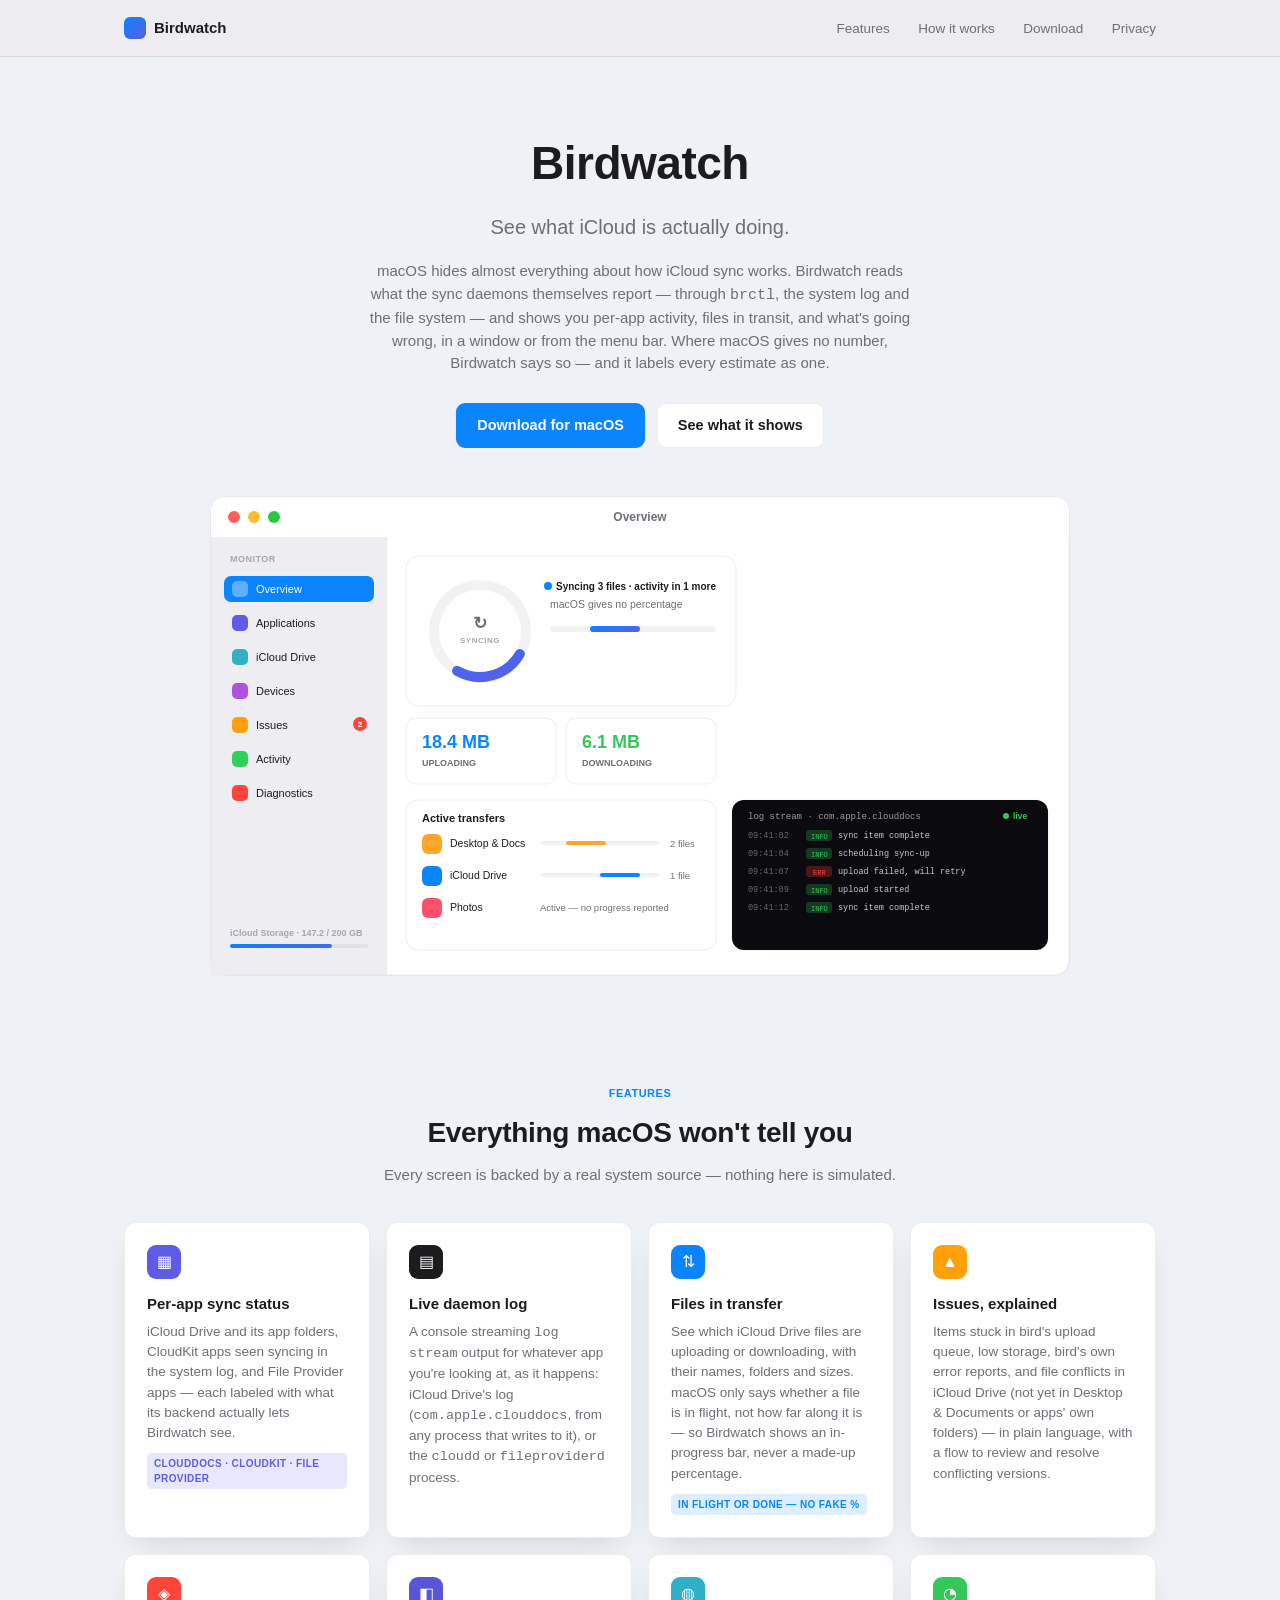
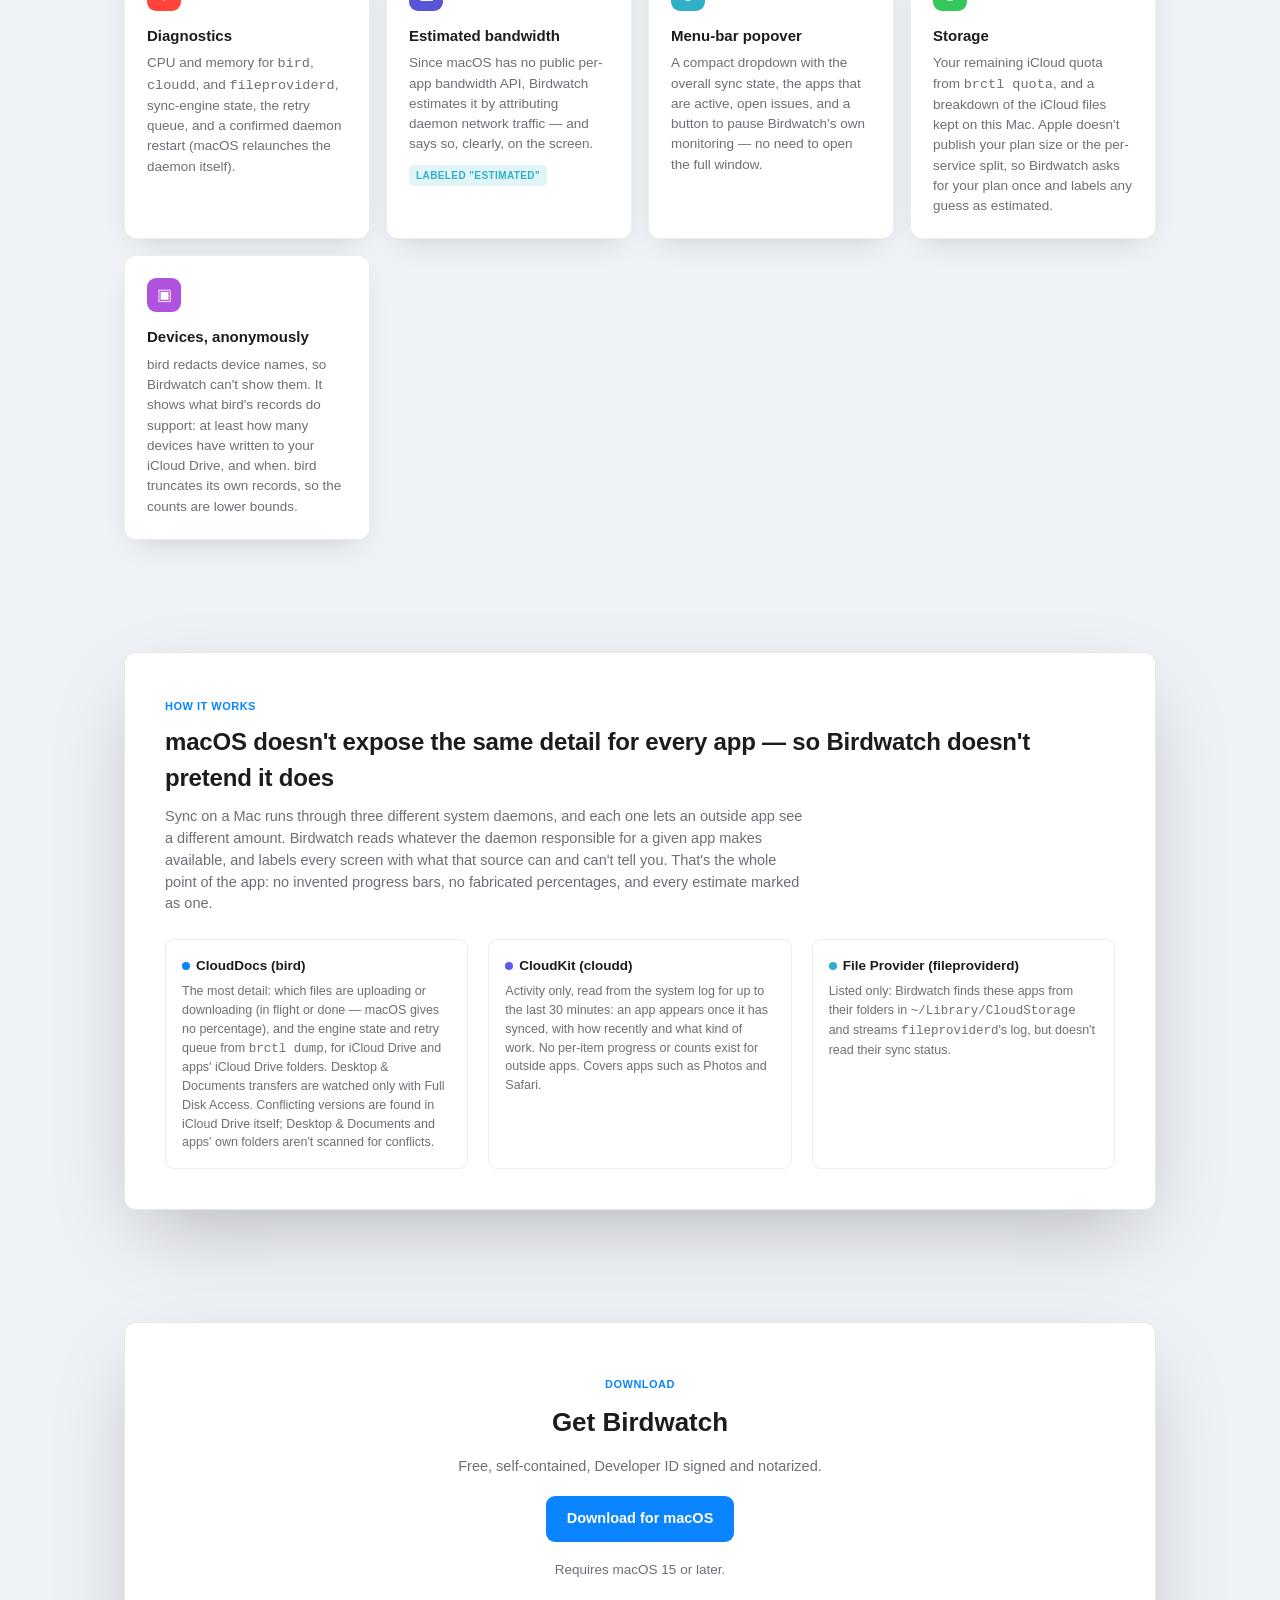
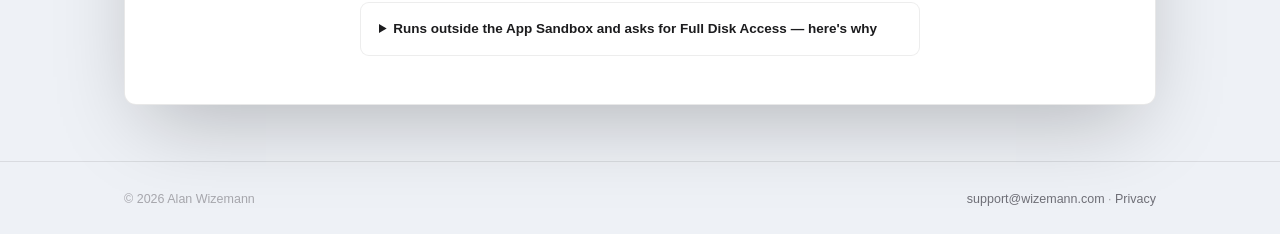
<file: site/index.html>
<!doctype html>
<html lang="en">
<head>
<meta charset="utf-8">
<meta name="viewport" content="width=device-width, initial-scale=1">
<title>Birdwatch — See what iCloud is actually doing</title>
<meta name="description" content="Birdwatch is a macOS menu-bar and window app that shows what iCloud sync is doing: per-app activity, files in transit, live daemon logs, and honest diagnostics — with every estimate labeled.">
<link rel="stylesheet" href="styles.css">
</head>
<body>

<div class="topnav">
  <div class="wrap">
    <a class="brand" href="index.html">
      <span class="brand-mark"></span>
      Birdwatch
    </a>
    <nav>
      <a href="#features">Features</a>
      <a href="#honesty">How it works</a>
      <a href="#download">Download</a>
      <a href="privacy.html">Privacy</a>
    </nav>
  </div>
</div>

<header class="hero">
  <div class="wrap">
    <h1>Birdwatch</h1>
    <p class="pitch">See what iCloud is actually doing.</p>
    <p class="sub">
      macOS hides almost everything about how iCloud sync works. Birdwatch reads what the
      sync daemons themselves report — through <code>brctl</code>, the system log and the file
      system — and shows you per-app activity, files in transit, and what's going wrong, in a
      window or from the menu bar. Where macOS gives no number, Birdwatch says so — and it
      labels every estimate as one.
    </p>
    <div class="hero-actions">
      <a class="btn btn-primary" href="#download">Download for macOS</a>
      <a class="btn btn-secondary" href="#features">See what it shows</a>
    </div>

    <div class="mock-wrap">
      <svg viewBox="0 0 860 480" xmlns="http://www.w3.org/2000/svg" role="img" aria-label="Birdwatch app window showing sync status">
        <defs>
          <linearGradient id="ring" x1="0" y1="0" x2="1" y2="1">
            <stop offset="0%" stop-color="#0a84ff"/>
            <stop offset="100%" stop-color="#5e5ce6"/>
          </linearGradient>
        </defs>
        <rect x="1" y="1" width="858" height="478" rx="14" fill="var(--win)" stroke="var(--line)" stroke-width="1"/>
        <!-- title bar -->
        <rect x="1" y="1" width="858" height="40" rx="14" fill="var(--card)"/>
        <rect x="1" y="27" width="858" height="14" fill="var(--card)"/>
        <circle cx="24" cy="21" r="6" fill="#ff5f57"/>
        <circle cx="44" cy="21" r="6" fill="#febc2e"/>
        <circle cx="64" cy="21" r="6" fill="#28c840"/>
        <text x="430" y="25" text-anchor="middle" font-family="-apple-system,Helvetica,Arial,sans-serif" font-size="12" font-weight="600" fill="var(--fg2)">Overview</text>

        <!-- sidebar -->
        <rect x="1" y="41" width="176" height="438" fill="var(--panel)"/>
        <text x="20" y="66" font-family="-apple-system,Helvetica,Arial,sans-serif" font-size="9" font-weight="700" letter-spacing="0.5" fill="var(--fg3)">MONITOR</text>

        <g font-family="-apple-system,Helvetica,Arial,sans-serif" font-size="11" font-weight="500">
          <rect x="14" y="80" width="150" height="26" rx="7" fill="var(--accent)"/>
          <rect x="22" y="85" width="16" height="16" rx="5" fill="rgba(255,255,255,.35)"/>
          <text x="46" y="97" fill="#ffffff">Overview</text>

          <rect x="22" y="119" width="16" height="16" rx="5" fill="#5e5ce6"/>
          <text x="46" y="131" fill="var(--fg)">Applications</text>

          <rect x="22" y="153" width="16" height="16" rx="5" fill="#30b0c7"/>
          <text x="46" y="165" fill="var(--fg)">iCloud Drive</text>

          <rect x="22" y="187" width="16" height="16" rx="5" fill="#af52de"/>
          <text x="46" y="199" fill="var(--fg)">Devices</text>

          <rect x="22" y="221" width="16" height="16" rx="5" fill="#ff9f0a"/>
          <text x="46" y="233" fill="var(--fg)">Issues</text>
          <circle cx="150" cy="228" r="7" fill="#ff453a"/>
          <text x="150" y="231" text-anchor="middle" fill="#fff" font-size="8" font-weight="700">2</text>

          <rect x="22" y="255" width="16" height="16" rx="5" fill="#30d158"/>
          <text x="46" y="267" fill="var(--fg)">Activity</text>

          <rect x="22" y="289" width="16" height="16" rx="5" fill="#ff453a"/>
          <text x="46" y="301" fill="var(--fg)">Diagnostics</text>
        </g>

        <!-- sidebar footer storage -->
        <text x="20" y="440" font-size="9" font-weight="600" fill="var(--fg3)" font-family="-apple-system,Helvetica,Arial,sans-serif">iCloud Storage · 147.2 / 200 GB</text>
        <rect x="20" y="448" width="138" height="4" rx="2" fill="var(--hover)"/>
        <rect x="20" y="448" width="102" height="4" rx="2" fill="url(#ring)"/>

        <!-- content: hero ring card -->
        <rect x="196" y="60" width="330" height="150" rx="12" fill="var(--card)" stroke="var(--cardline)" stroke-width="1"/>
        <circle cx="270" cy="135" r="46" fill="none" stroke="var(--hover)" stroke-width="10"/>
        <!-- indeterminate: macOS reports these files as in flight, with no percentage -->
        <circle cx="270" cy="135" r="46" fill="none" stroke="url(#ring)" stroke-width="10" stroke-dasharray="72 289" stroke-linecap="round" transform="rotate(30 270 135)"/>
        <text x="270" y="133" text-anchor="middle" font-size="17" font-weight="700" fill="var(--fg2)" font-family="-apple-system,Helvetica,Arial,sans-serif">↻</text>
        <text x="270" y="147" text-anchor="middle" font-size="8" font-weight="700" letter-spacing="0.5" fill="var(--fg3)" font-family="-apple-system,Helvetica,Arial,sans-serif">SYNCING</text>

        <!-- the title the app shows for this state: 3 files in flight, plus Photos active without progress -->
        <circle cx="338" cy="90" r="4" fill="var(--accent)"/>
        <text x="346" y="94" font-size="10" font-weight="700" fill="var(--fg)" font-family="-apple-system,Helvetica,Arial,sans-serif">Syncing 3 files · activity in 1 more</text>
        <text x="340" y="112" font-size="10.5" fill="var(--fg2)" font-family="-apple-system,Helvetica,Arial,sans-serif">macOS gives no percentage</text>
        <rect x="340" y="130" width="166" height="6" rx="3" fill="var(--hover)"/>
        <rect x="380" y="130" width="50" height="6" rx="3" fill="url(#ring)"/>

        <!-- stat tiles -->
        <g font-family="-apple-system,Helvetica,Arial,sans-serif">
          <rect x="196" y="222" width="150" height="66" rx="10" fill="var(--card)" stroke="var(--cardline)" stroke-width="1"/>
          <text x="212" y="252" font-size="18" font-weight="700" fill="var(--accent)">18.4 MB</text>
          <text x="212" y="270" font-size="9" font-weight="600" fill="var(--fg2)">UPLOADING</text>

          <rect x="356" y="222" width="150" height="66" rx="10" fill="var(--card)" stroke="var(--cardline)" stroke-width="1"/>
          <text x="372" y="252" font-size="18" font-weight="700" fill="#34c759">6.1 MB</text>
          <text x="372" y="270" font-size="9" font-weight="600" fill="var(--fg2)">DOWNLOADING</text>
        </g>

        <!-- active transfers list -->
        <rect x="196" y="304" width="310" height="150" rx="12" fill="var(--card)" stroke="var(--cardline)" stroke-width="1"/>
        <text x="212" y="326" font-size="11" font-weight="700" fill="var(--fg)" font-family="-apple-system,Helvetica,Arial,sans-serif">Active transfers</text>
        <g font-family="-apple-system,Helvetica,Arial,sans-serif">
          <rect x="212" y="338" width="20" height="20" rx="6" fill="#ffa62b"/>
          <text x="240" y="351" font-size="10.5" fill="var(--fg)">Desktop &amp; Docs</text>
          <rect x="330" y="345" width="120" height="4" rx="2" fill="var(--hover)"/>
          <rect x="356" y="345" width="40" height="4" rx="2" fill="#ffa62b"/>
          <text x="460" y="351" font-size="9.5" fill="var(--fg2)">2 files</text>

          <rect x="212" y="370" width="20" height="20" rx="6" fill="#0a84ff"/>
          <text x="240" y="383" font-size="10.5" fill="var(--fg)">iCloud Drive</text>
          <rect x="330" y="377" width="120" height="4" rx="2" fill="var(--hover)"/>
          <rect x="390" y="377" width="40" height="4" rx="2" fill="#0a84ff"/>
          <text x="460" y="383" font-size="9.5" fill="var(--fg2)">1 file</text>

          <rect x="212" y="402" width="20" height="20" rx="6" fill="#fe4f6d"/>
          <text x="240" y="415" font-size="10.5" fill="var(--fg)">Photos</text>
          <text x="330" y="415" font-size="9.5" fill="var(--fg2)">Active — no progress reported</text>
        </g>

        <!-- log console -->
        <rect x="522" y="304" width="316" height="150" rx="12" fill="#0b0b0f" stroke="var(--cardline)" stroke-width="1"/>
        <text x="538" y="323" font-size="9" font-family="ui-monospace,Menlo,monospace" fill="#9a9aa0">log stream · com.apple.clouddocs</text>
        <!-- the app's stream-state pill: dot + "live" -->
        <circle cx="796" cy="320" r="3" fill="#34c759"/>
        <text x="803" y="323" font-size="8.5" font-weight="700" font-family="-apple-system,Helvetica,Arial,sans-serif" fill="#34c759">live</text>
        <g font-family="ui-monospace,Menlo,monospace" font-size="8.5">
          <text x="538" y="342" fill="#68686e">09:41:02</text>
          <rect x="596" y="334" width="26" height="11" rx="3" fill="#34c759" opacity="0.25"/>
          <text x="601" y="342.5" fill="#34c759" font-size="7">INFO</text>
          <text x="628" y="342" fill="#c8c8cc">sync item complete</text>

          <text x="538" y="360" fill="#68686e">09:41:04</text>
          <rect x="596" y="352" width="26" height="11" rx="3" fill="#34c759" opacity="0.25"/>
          <text x="601" y="360.5" fill="#34c759" font-size="7">INFO</text>
          <text x="628" y="360" fill="#c8c8cc">scheduling sync-up</text>

          <text x="538" y="378" fill="#68686e">09:41:07</text>
          <rect x="596" y="370" width="26" height="11" rx="3" fill="#ff453a" opacity="0.25"/>
          <text x="603" y="378.5" fill="#ff453a" font-size="7">ERR</text>
          <text x="628" y="378" fill="#c8c8cc">upload failed, will retry</text>

          <text x="538" y="396" fill="#68686e">09:41:09</text>
          <rect x="596" y="388" width="26" height="11" rx="3" fill="#34c759" opacity="0.25"/>
          <text x="601" y="396.5" fill="#34c759" font-size="7">INFO</text>
          <text x="628" y="396" fill="#c8c8cc">upload started</text>

          <text x="538" y="414" fill="#68686e">09:41:12</text>
          <rect x="596" y="406" width="26" height="11" rx="3" fill="#34c759" opacity="0.25"/>
          <text x="601" y="414.5" fill="#34c759" font-size="7">INFO</text>
          <text x="628" y="414" fill="#c8c8cc">sync item complete</text>
        </g>
      </svg>
    </div>
  </div>
</header>

<section id="features">
  <div class="wrap">
    <div class="section-head">
      <span class="eyebrow">Features</span>
      <h2>Everything macOS won't tell you</h2>
      <p>Every screen is backed by a real system source — nothing here is simulated.</p>
    </div>

    <div class="grid">
      <div class="card">
        <div class="tile" style="background:#5e5ce6">▦</div>
        <h3>Per-app sync status</h3>
        <p>iCloud Drive and its app folders, CloudKit apps seen syncing in the system log, and File Provider apps — each labeled with what its backend actually lets Birdwatch see.</p>
        <span class="badge badge-purple">CloudDocs · CloudKit · File Provider</span>
      </div>
      <div class="card">
        <div class="tile" style="background:#1c1c1e">▤</div>
        <h3>Live daemon log</h3>
        <p>A console streaming <code>log stream</code> output for whatever app you're looking at, as it happens: iCloud Drive's log (<code>com.apple.clouddocs</code>, from any process that writes to it), or the <code>cloudd</code> or <code>fileproviderd</code> process.</p>
      </div>
      <div class="card">
        <div class="tile" style="background:#0a84ff">⇅</div>
        <h3>Files in transfer</h3>
        <p>See which iCloud Drive files are uploading or downloading, with their names, folders and sizes. macOS only says whether a file is in flight, not how far along it is — so Birdwatch shows an in-progress bar, never a made-up percentage.</p>
        <span class="badge badge-blue">In flight or done — no fake %</span>
      </div>
      <div class="card">
        <div class="tile" style="background:#ff9f0a">▲</div>
        <h3>Issues, explained</h3>
        <p>Items stuck in bird's upload queue, low storage, bird's own error reports, and file conflicts in iCloud Drive (not yet in Desktop &amp; Documents or apps' own folders) — in plain language, with a flow to review and resolve conflicting versions.</p>
      </div>
      <div class="card">
        <div class="tile" style="background:#ff453a">◈</div>
        <h3>Diagnostics</h3>
        <p>CPU and memory for <code>bird</code>, <code>cloudd</code>, and <code>fileproviderd</code>, sync-engine state, the retry queue, and a confirmed daemon restart (macOS relaunches the daemon itself).</p>
      </div>
      <div class="card">
        <div class="tile" style="background:#5856d6">◧</div>
        <h3>Estimated bandwidth</h3>
        <p>Since macOS has no public per-app bandwidth API, Birdwatch estimates it by attributing daemon network traffic — and says so, clearly, on the screen.</p>
        <span class="badge badge-teal">Labeled "Estimated"</span>
      </div>
      <div class="card">
        <div class="tile" style="background:#30b0c7">◍</div>
        <h3>Menu-bar popover</h3>
        <p>A compact dropdown with the overall sync state, the apps that are active, open issues, and a button to pause Birdwatch's own monitoring — no need to open the full window.</p>
      </div>
      <div class="card">
        <div class="tile" style="background:#34c759">◔</div>
        <h3>Storage</h3>
        <p>Your remaining iCloud quota from <code>brctl quota</code>, and a breakdown of the iCloud files kept on this Mac. Apple doesn't publish your plan size or the per-service split, so Birdwatch asks for your plan once and labels any guess as estimated.</p>
      </div>
      <div class="card">
        <div class="tile" style="background:#af52de">▣</div>
        <h3>Devices, anonymously</h3>
        <p>bird redacts device names, so Birdwatch can't show them. It shows what bird's records do support: at least how many devices have written to your iCloud Drive, and when. bird truncates its own records, so the counts are lower bounds.</p>
      </div>
    </div>
  </div>
</section>

<section id="honesty">
  <div class="wrap">
    <div class="honesty">
      <span class="eyebrow">How it works</span>
      <h2 style="font-size:24px;font-weight:700;margin:0 0 10px;letter-spacing:-0.2px;">macOS doesn't expose the same detail for every app — so Birdwatch doesn't pretend it does</h2>
      <p style="color:var(--fg2);font-size:14.5px;margin:0;max-width:640px;">
        Sync on a Mac runs through three different system daemons, and each one lets an outside
        app see a different amount. Birdwatch reads whatever the daemon responsible for a given
        app makes available, and labels every screen with what that source can and can't tell you.
        That's the whole point of the app: no invented progress bars, no fabricated percentages,
        and every estimate marked as one.
      </p>
      <div class="honesty-grid">
        <div class="fidelity-row">
          <h4><span class="dot" style="background:#0a84ff"></span>CloudDocs (bird)</h4>
          <p>The most detail: which files are uploading or downloading (in flight or done — macOS gives no percentage), and the engine state and retry queue from <code>brctl dump</code>, for iCloud Drive and apps' iCloud Drive folders. Desktop &amp; Documents transfers are watched only with Full Disk Access. Conflicting versions are found in iCloud Drive itself; Desktop &amp; Documents and apps' own folders aren't scanned for conflicts.</p>
        </div>
        <div class="fidelity-row">
          <h4><span class="dot" style="background:#5e5ce6"></span>CloudKit (cloudd)</h4>
          <p>Activity only, read from the system log for up to the last 30 minutes: an app appears once it has synced, with how recently and what kind of work. No per-item progress or counts exist for outside apps. Covers apps such as Photos and Safari.</p>
        </div>
        <div class="fidelity-row">
          <h4><span class="dot" style="background:#30b0c7"></span>File Provider (fileproviderd)</h4>
          <p>Listed only: Birdwatch finds these apps from their folders in <code>~/Library/CloudStorage</code> and streams <code>fileproviderd</code>'s log, but doesn't read their sync status.</p>
        </div>
      </div>
    </div>
  </div>
</section>

<section id="download">
  <div class="wrap">
    <div class="download-card">
      <span class="eyebrow">Download</span>
      <h2>Get Birdwatch</h2>
      <p style="color:var(--fg2);font-size:14.5px;">Free, self-contained, Developer ID signed and notarized.</p>
      <div class="hero-actions" style="margin-top:18px;">
        <a class="btn btn-primary" href="Birdwatch.zip">Download for macOS</a>
      </div>
      <p class="req">Requires macOS 15 or later.</p>
      <details class="explainer">
        <summary>Runs outside the App Sandbox and asks for Full Disk Access — here's why</summary>
        <p>
          The system data Birdwatch reads — <code>brctl</code> output, the system log, daemon
          CPU, memory and network counters from <code>ps</code> and <code>nettop</code>, and
          iCloud file flags — isn't reachable from inside the App Sandbox that Mac App Store apps
          run in. So Birdwatch runs unsandboxed, which is also why it's distributed directly
          rather than through the App Store.
        </p>
        <p>
          Full Disk Access is required. Without it, reading iCloud Drive makes macOS ask for
          permission and hold every read until someone answers, so Birdwatch reads nothing in
          iCloud Drive until access is granted — setup asks for it, and if it's turned off later
          Birdwatch stops and says so. It's also what lets Birdwatch watch Desktop &amp;
          Documents, which macOS protects.
        </p>
        <p>
          Birdwatch reads sync state. The only things it changes are ones you ask for:
          restarting a sync daemon, resolving a file conflict, or moving a stuck item to the
          Trash. See the <a href="privacy.html">privacy page</a> for what stays on your Mac.
        </p>
      </details>
    </div>
  </div>
</section>

<footer>
  <div class="wrap">
    <div>© 2026 Alan Wizemann</div>
    <div>
      <a href="mailto:support@wizemann.com">support@wizemann.com</a>
      · <a href="privacy.html">Privacy</a>
    </div>
  </div>
</footer>

</body>
</html>
</file>
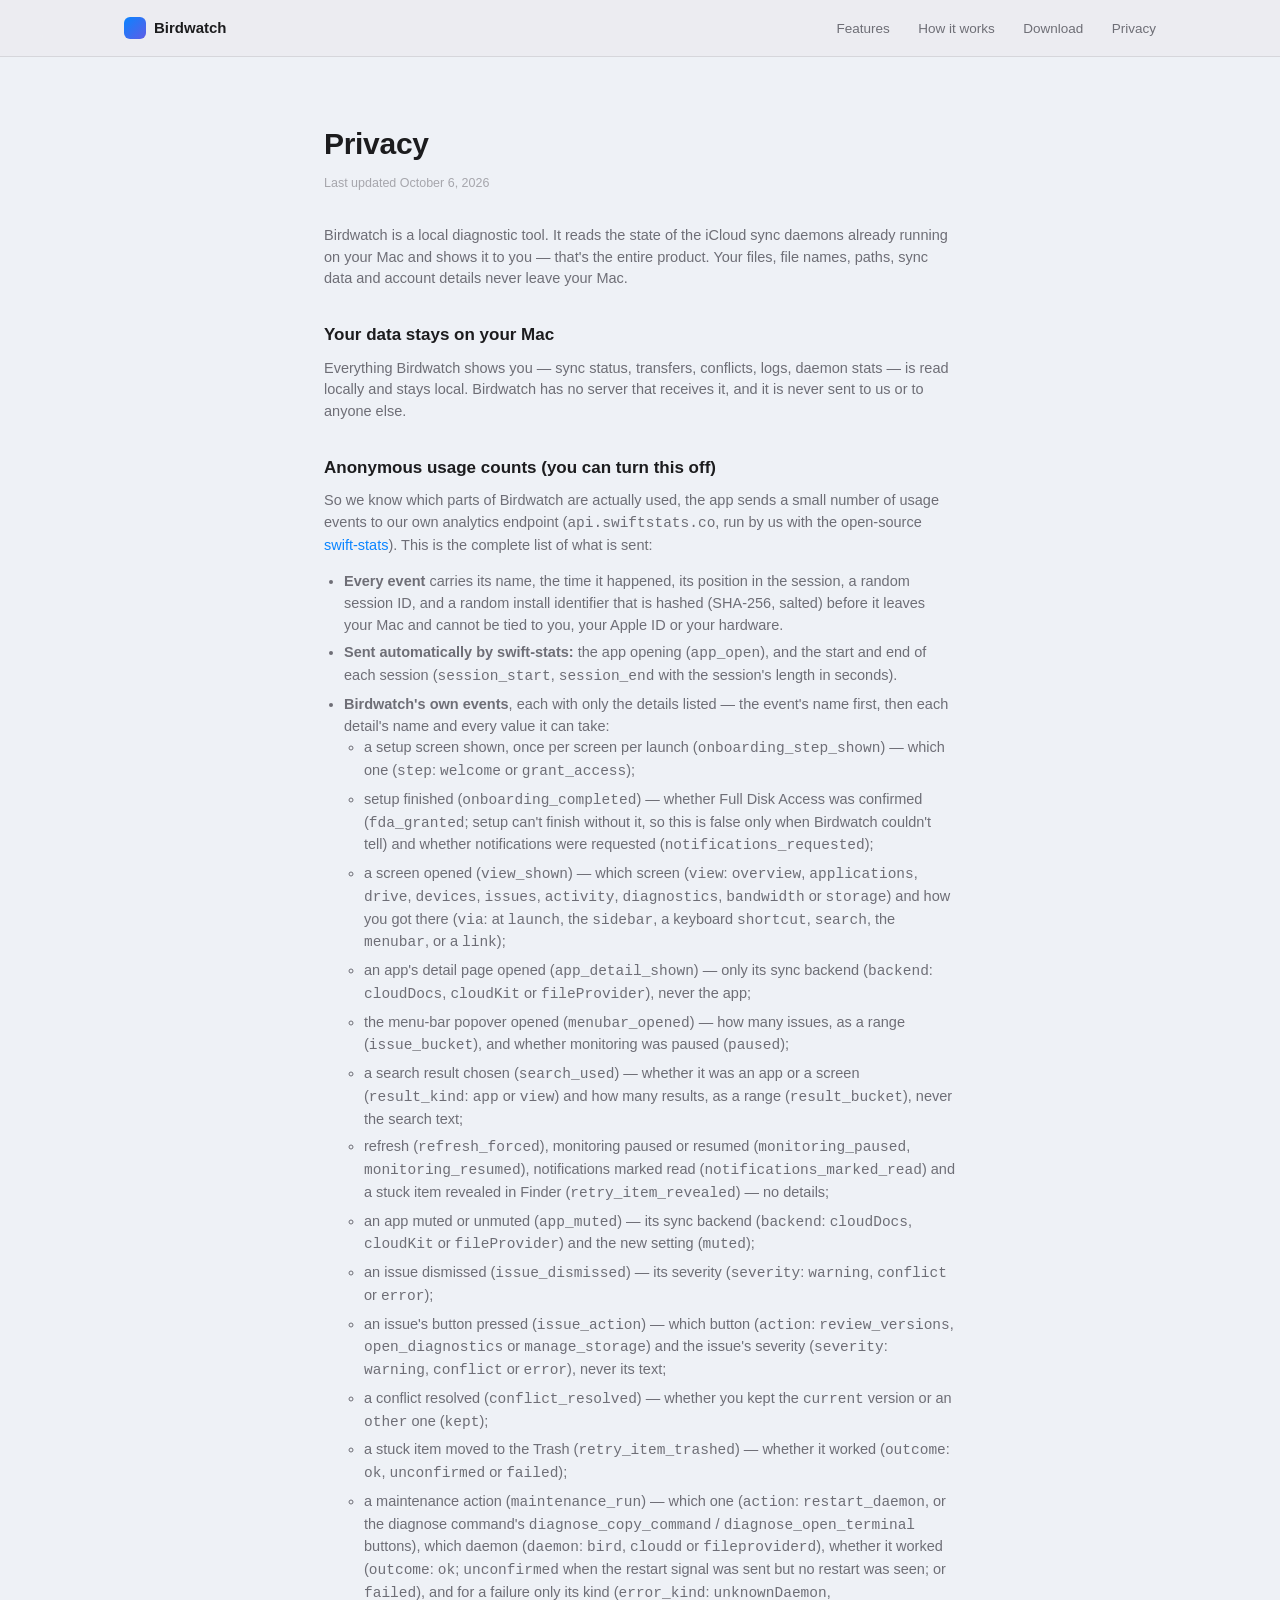
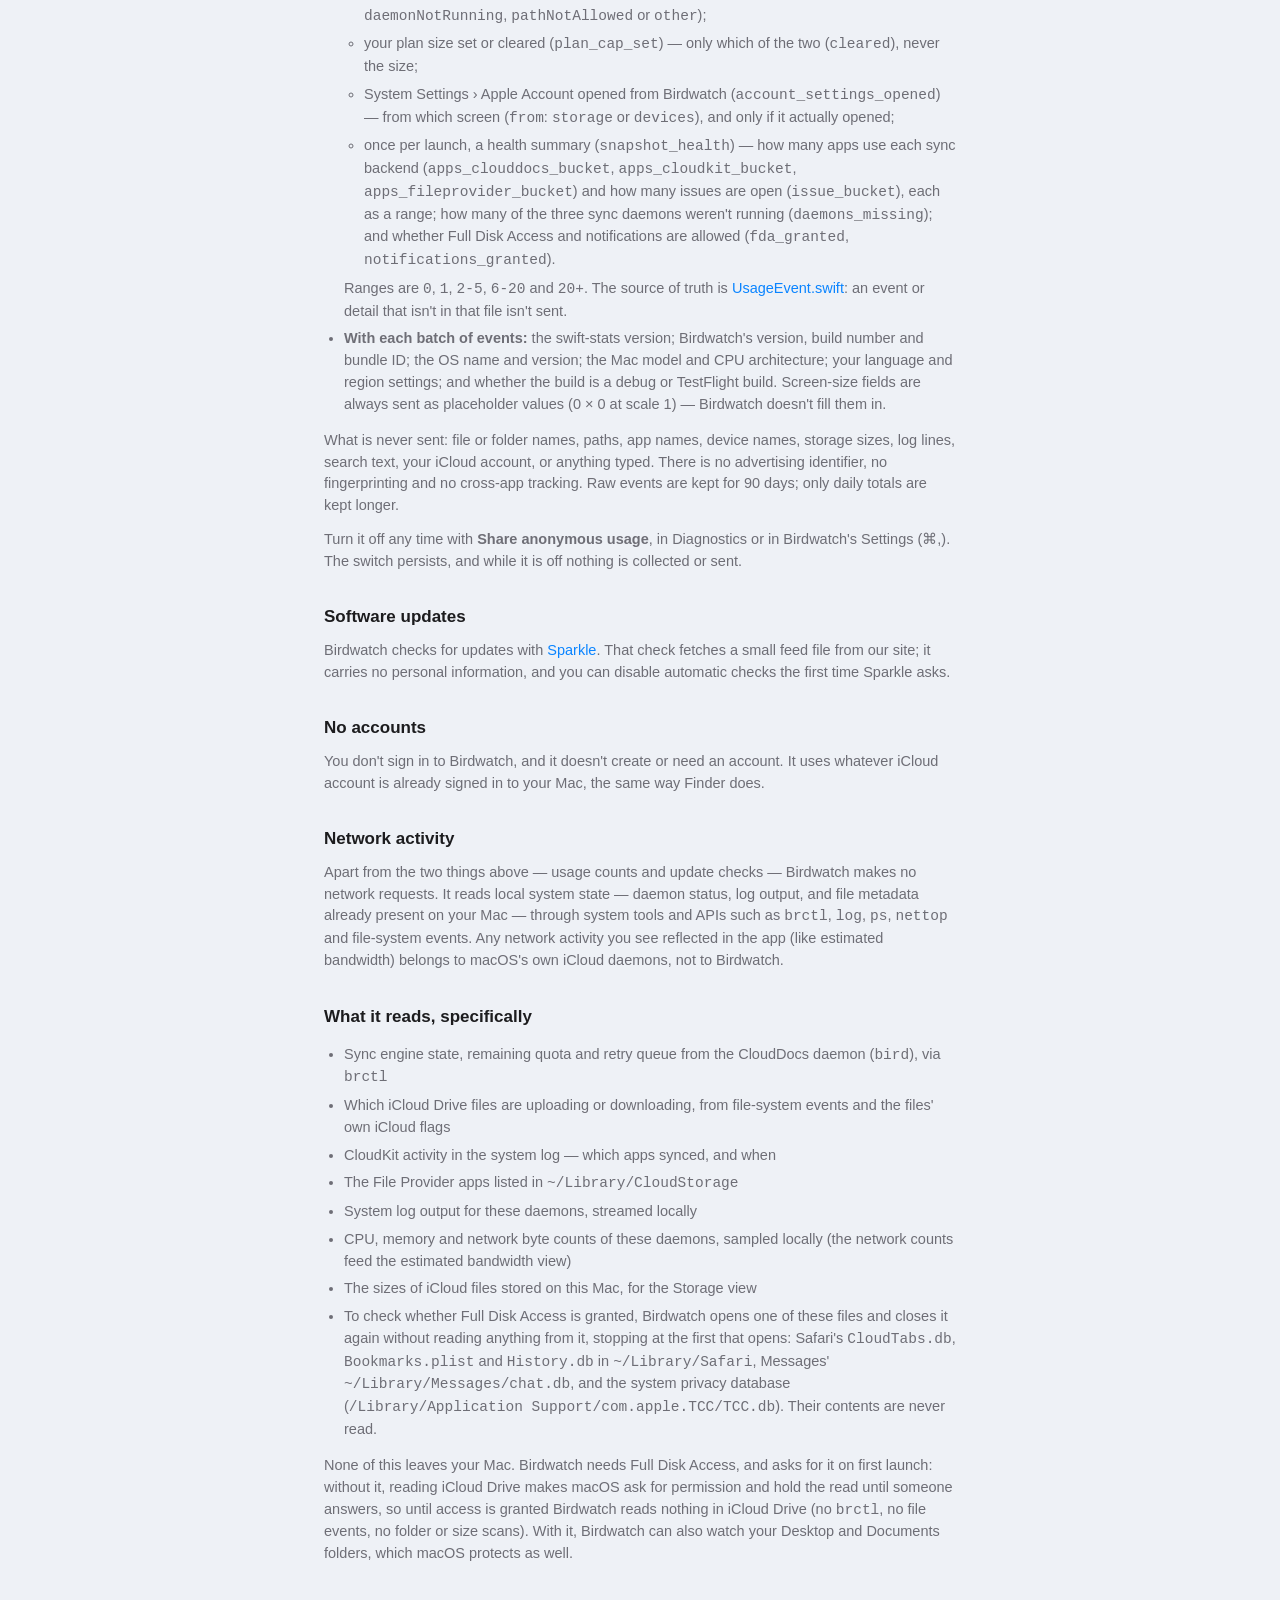
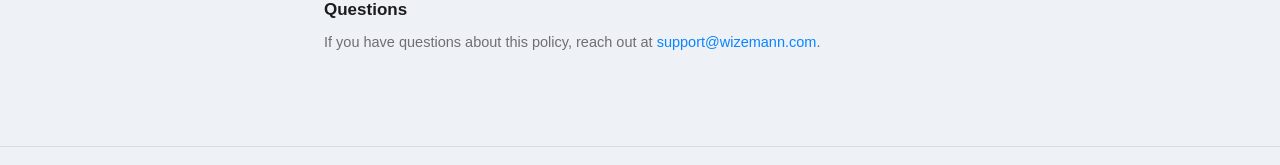
<file: site/privacy.html>
<!doctype html>
<html lang="en">
<head>
<meta charset="utf-8">
<meta name="viewport" content="width=device-width, initial-scale=1">
<title>Privacy — Birdwatch</title>
<meta name="description" content="Birdwatch's privacy policy: your sync data stays on your Mac, no accounts, and anonymous usage counts you can switch off.">
<link rel="stylesheet" href="styles.css">
</head>
<body>

<div class="topnav">
  <div class="wrap">
    <a class="brand" href="index.html">
      <span class="brand-mark"></span>
      Birdwatch
    </a>
    <nav>
      <a href="index.html#features">Features</a>
      <a href="index.html#honesty">How it works</a>
      <a href="index.html#download">Download</a>
      <a href="privacy.html">Privacy</a>
    </nav>
  </div>
</div>

<div class="doc">
  <h1>Privacy</h1>
  <p class="updated">Last updated October 6, 2026</p>

  <p>
    Birdwatch is a local diagnostic tool. It reads the state of the iCloud sync daemons already
    running on your Mac and shows it to you — that's the entire product. Your files, file names,
    paths, sync data and account details never leave your Mac.
  </p>

  <h2>Your data stays on your Mac</h2>
  <p>
    Everything Birdwatch shows you — sync status, transfers, conflicts, logs, daemon stats — is
    read locally and stays local. Birdwatch has no server that receives it, and it is never
    sent to us or to anyone else.
  </p>

  <h2>Anonymous usage counts (you can turn this off)</h2>
  <p>
    So we know which parts of Birdwatch are actually used, the app sends a small number of
    usage events to our own analytics endpoint (<code>api.swiftstats.co</code>, run by us with
    the open-source <a href="https://github.com/awizemann/swift-stats">swift-stats</a>). This
    is the complete list of what is sent:
  </p>
  <ul>
    <li><strong>Every event</strong> carries its name, the time it happened, its position in
      the session, a random session ID, and a random install identifier that is hashed (SHA-256,
      salted) before it leaves your Mac and cannot be tied to you, your Apple ID or your
      hardware.</li>
    <li><strong>Sent automatically by swift-stats:</strong> the app opening
      (<code>app_open</code>), and the start and end of each session (<code>session_start</code>,
      <code>session_end</code> with the session's length in seconds).</li>
    <li><strong>Birdwatch's own events</strong>, each with only the details listed — the
      event's name first, then each detail's name and every value it can take:
      <!-- usage-events: every code in this list is an event name, a detail name or a detail
           value from UsageEvent.swift, and the app's tests check the two match exactly. -->
      <ul>
        <li>a setup screen shown, once per screen per launch (<code>onboarding_step_shown</code>)
          — which one (<code>step</code>: <code>welcome</code> or <code>grant_access</code>);</li>
        <li>setup finished (<code>onboarding_completed</code>) — whether Full Disk Access was
          confirmed (<code>fda_granted</code>; setup can't finish without it, so this is false
          only when Birdwatch couldn't tell) and whether notifications were requested
          (<code>notifications_requested</code>);</li>
        <li>a screen opened (<code>view_shown</code>) — which screen (<code>view</code>:
          <code>overview</code>, <code>applications</code>, <code>drive</code>,
          <code>devices</code>, <code>issues</code>, <code>activity</code>,
          <code>diagnostics</code>, <code>bandwidth</code> or <code>storage</code>) and how you
          got there (<code>via</code>: at <code>launch</code>, the <code>sidebar</code>, a
          keyboard <code>shortcut</code>, <code>search</code>, the <code>menubar</code>, or a
          <code>link</code>);</li>
        <li>an app's detail page opened (<code>app_detail_shown</code>) — only its sync backend
          (<code>backend</code>: <code>cloudDocs</code>, <code>cloudKit</code> or
          <code>fileProvider</code>), never the app;</li>
        <li>the menu-bar popover opened (<code>menubar_opened</code>) — how many issues, as a
          range (<code>issue_bucket</code>), and whether monitoring was paused
          (<code>paused</code>);</li>
        <li>a search result chosen (<code>search_used</code>) — whether it was an app or a
          screen (<code>result_kind</code>: <code>app</code> or <code>view</code>) and how many
          results, as a range (<code>result_bucket</code>), never the search text;</li>
        <li>refresh (<code>refresh_forced</code>), monitoring paused or resumed
          (<code>monitoring_paused</code>, <code>monitoring_resumed</code>), notifications
          marked read (<code>notifications_marked_read</code>) and a stuck item revealed in
          Finder (<code>retry_item_revealed</code>) — no details;</li>
        <li>an app muted or unmuted (<code>app_muted</code>) — its sync backend
          (<code>backend</code>: <code>cloudDocs</code>, <code>cloudKit</code> or
          <code>fileProvider</code>) and the new setting (<code>muted</code>);</li>
        <li>an issue dismissed (<code>issue_dismissed</code>) — its severity
          (<code>severity</code>: <code>warning</code>, <code>conflict</code> or
          <code>error</code>);</li>
        <li>an issue's button pressed (<code>issue_action</code>) — which button
          (<code>action</code>: <code>review_versions</code>, <code>open_diagnostics</code> or
          <code>manage_storage</code>) and the issue's severity (<code>severity</code>:
          <code>warning</code>, <code>conflict</code> or <code>error</code>), never its text;</li>
        <li>a conflict resolved (<code>conflict_resolved</code>) — whether you kept the
          <code>current</code> version or an <code>other</code> one (<code>kept</code>);</li>
        <li>a stuck item moved to the Trash (<code>retry_item_trashed</code>) — whether it
          worked (<code>outcome</code>: <code>ok</code>, <code>unconfirmed</code> or
          <code>failed</code>);</li>
        <li>a maintenance action (<code>maintenance_run</code>) — which one
          (<code>action</code>: <code>restart_daemon</code>, or the diagnose command's
          <code>diagnose_copy_command</code> / <code>diagnose_open_terminal</code> buttons),
          which daemon (<code>daemon</code>: <code>bird</code>, <code>cloudd</code> or
          <code>fileproviderd</code>), whether it worked (<code>outcome</code>: <code>ok</code>;
          <code>unconfirmed</code> when the restart signal was sent but no restart was seen; or
          <code>failed</code>), and for a failure only its kind (<code>error_kind</code>:
          <code>unknownDaemon</code>, <code>daemonNotRunning</code>, <code>pathNotAllowed</code>
          or <code>other</code>);</li>
        <li>your plan size set or cleared (<code>plan_cap_set</code>) — only which of the two
          (<code>cleared</code>), never the size;</li>
        <li>System Settings › Apple Account opened from Birdwatch
          (<code>account_settings_opened</code>) — from which screen (<code>from</code>:
          <code>storage</code> or <code>devices</code>), and only if it actually opened;</li>
        <li>once per launch, a health summary (<code>snapshot_health</code>) — how many apps use
          each sync backend (<code>apps_clouddocs_bucket</code>,
          <code>apps_cloudkit_bucket</code>, <code>apps_fileprovider_bucket</code>) and how many
          issues are open (<code>issue_bucket</code>), each as a range; how many of the three
          sync daemons weren't running (<code>daemons_missing</code>); and whether Full Disk
          Access and notifications are allowed (<code>fda_granted</code>,
          <code>notifications_granted</code>).</li>
      </ul>
      Ranges are <code>0</code>, <code>1</code>, <code>2-5</code>, <code>6-20</code> and
      <code>20+</code>.
      <!-- /usage-events -->
      The source of truth is
      <a href="https://github.com/awizemann/birdwatch/blob/main/Birdwatch/Analytics/UsageEvent.swift">UsageEvent.swift</a>:
      an event or detail that isn't in that file isn't sent.</li>
    <li><strong>With each batch of events:</strong> the swift-stats version; Birdwatch's
      version, build number and bundle ID; the OS name and version; the Mac model and CPU
      architecture; your language and region settings; and whether the build is a debug or
      TestFlight build. Screen-size fields are always sent as placeholder values (0 × 0 at
      scale 1) — Birdwatch doesn't fill them in.</li>
  </ul>
  <p>
    What is never sent: file or folder names, paths, app names, device names, storage sizes,
    log lines, search text, your iCloud account, or anything typed. There is no advertising
    identifier, no fingerprinting and no cross-app tracking. Raw events are kept for 90 days;
    only daily totals are kept longer.
  </p>
  <p>
    Turn it off any time with <strong>Share anonymous usage</strong>, in Diagnostics or in Birdwatch's Settings (⌘,). The switch
    persists, and while it is off nothing is collected or sent.
  </p>

  <h2>Software updates</h2>
  <p>
    Birdwatch checks for updates with <a href="https://sparkle-project.org">Sparkle</a>. That
    check fetches a small feed file from our site; it carries no personal information, and you
    can disable automatic checks the first time Sparkle asks.
  </p>

  <h2>No accounts</h2>
  <p>
    You don't sign in to Birdwatch, and it doesn't create or need an account. It uses whatever
    iCloud account is already signed in to your Mac, the same way Finder does.
  </p>

  <h2>Network activity</h2>
  <p>
    Apart from the two things above — usage counts and update checks — Birdwatch makes no
    network requests. It reads local system state — daemon status, log output, and file
    metadata already present on your Mac — through system tools and APIs such as
    <code>brctl</code>, <code>log</code>, <code>ps</code>, <code>nettop</code> and file-system
    events. Any network
    activity you see reflected in the app (like estimated bandwidth) belongs to macOS's own
    iCloud daemons, not to Birdwatch.
  </p>

  <h2>What it reads, specifically</h2>
  <ul>
    <li>Sync engine state, remaining quota and retry queue from the CloudDocs daemon
      (<code>bird</code>), via <code>brctl</code></li>
    <li>Which iCloud Drive files are uploading or downloading, from file-system events and
      the files' own iCloud flags</li>
    <li>CloudKit activity in the system log — which apps synced, and when</li>
    <li>The File Provider apps listed in <code>~/Library/CloudStorage</code></li>
    <li>System log output for these daemons, streamed locally</li>
    <li>CPU, memory and network byte counts of these daemons, sampled locally (the network
      counts feed the estimated bandwidth view)</li>
    <li>The sizes of iCloud files stored on this Mac, for the Storage view</li>
    <li>To check whether Full Disk Access is granted, Birdwatch opens one of these files and
      closes it again without reading anything from it, stopping at the first that opens:
      Safari's <code>CloudTabs.db</code>, <code>Bookmarks.plist</code> and
      <code>History.db</code> in <code>~/Library/Safari</code>, Messages'
      <code>~/Library/Messages/chat.db</code>, and the system privacy database
      (<code>/Library/Application Support/com.apple.TCC/TCC.db</code>). Their contents are never
      read.</li>
  </ul>
  <p>
    None of this leaves your Mac. Birdwatch needs Full Disk Access, and asks for it on first
    launch: without it, reading iCloud Drive makes macOS ask for permission and hold the read
    until someone answers, so until access is granted Birdwatch reads nothing in iCloud Drive
    (no <code>brctl</code>, no file events, no folder or size scans). With it, Birdwatch can
    also watch your Desktop and Documents folders, which macOS protects as well.
  </p>

  <h2>Questions</h2>
  <p>
    If you have questions about this policy, reach out at
    <a href="mailto:support@wizemann.com">support@wizemann.com</a>.
  </p>
</div>

<footer>
  <div class="wrap">
    <div>© 2026 Alan Wizemann</div>
    <div>
      <a href="mailto:support@wizemann.com">support@wizemann.com</a>
      · <a href="privacy.html">Privacy</a>
    </div>
  </div>
</footer>

</body>
</html>
</file>
<file: site/styles.css>
:root {
  --wall: #eef1f6;
  --win: #ffffff;
  --panel: rgba(236,236,240,.85);
  --fg: #1c1c1e;
  --fg2: #6e6e76;
  --fg3: #a6a6ac;
  --line: rgba(0,0,0,.09);
  --card: #ffffff;
  --cardline: rgba(0,0,0,.07);
  --hover: rgba(0,0,0,.05);
  --accent: #0a84ff;
  --accent-fg: #ffffff;
  --success: #34c759;
  --warning: #ff9f0a;
  --error: #ff453a;
  --console-bg: #0b0b0f;
  --shadow-card: 0 12px 30px -14px rgba(0,0,0,.18);
  --shadow-window: 0 32px 80px -20px rgba(0,0,0,.25);
  --radius-lg: 12px;
  --radius-md: 9px;
  --radius-sm: 6px;
  --font-sans: -apple-system, BlinkMacSystemFont, "Helvetica Neue", "Segoe UI", Arial, sans-serif;
  --font-mono: ui-monospace, Menlo, monospace;
}

@media (prefers-color-scheme: dark) {
  :root {
    --wall: #191922;
    --win: #1d1d21;
    --panel: rgba(38,38,42,.82);
    --fg: #f2f2f5;
    --fg2: #9a9aa0;
    --fg3: #68686e;
    --line: rgba(255,255,255,.09);
    --card: #28282d;
    --cardline: rgba(255,255,255,.08);
    --hover: rgba(255,255,255,.07);
    --shadow-card: 0 12px 30px -14px rgba(0,0,0,.5);
    --shadow-window: 0 32px 80px -20px rgba(0,0,0,.55);
  }
}

* { box-sizing: border-box; }

html, body {
  margin: 0;
  padding: 0;
}

body {
  font-family: var(--font-sans);
  background: var(--wall);
  color: var(--fg);
  line-height: 1.5;
  -webkit-font-smoothing: antialiased;
}

a { color: var(--accent); text-decoration: none; }
a:hover { text-decoration: underline; }

.wrap {
  max-width: 1080px;
  margin: 0 auto;
  padding: 0 24px;
}

/* Top nav */
.topnav {
  border-bottom: 0.5px solid var(--line);
  background: var(--panel);
  backdrop-filter: blur(20px);
  position: sticky;
  top: 0;
  z-index: 10;
}
.topnav .wrap {
  display: flex;
  align-items: center;
  justify-content: space-between;
  height: 56px;
}
.brand {
  display: flex;
  align-items: center;
  gap: 8px;
  font-weight: 700;
  font-size: 15px;
  color: var(--fg);
}
.brand:hover { text-decoration: none; }
.brand-mark {
  width: 22px;
  height: 22px;
  border-radius: 6px;
  background: linear-gradient(135deg, #0a84ff, #5e5ce6);
  flex-shrink: 0;
}
.topnav nav a {
  color: var(--fg2);
  font-size: 13.5px;
  font-weight: 500;
  margin-left: 24px;
}
.topnav nav a:hover { color: var(--fg); text-decoration: none; }

/* Hero */
.hero {
  padding: 72px 0 48px;
  text-align: center;
}
.hero h1 {
  font-size: clamp(32px, 5vw, 46px);
  font-weight: 700;
  letter-spacing: -0.5px;
  margin: 0 0 14px;
}
.hero .pitch {
  font-size: clamp(17px, 2.4vw, 20px);
  color: var(--fg2);
  font-weight: 500;
  margin: 0 auto 18px;
  max-width: 640px;
}
.hero p.sub {
  color: var(--fg2);
  max-width: 560px;
  margin: 0 auto 28px;
  font-size: 15px;
}
.hero-actions {
  display: flex;
  gap: 12px;
  justify-content: center;
  flex-wrap: wrap;
}

.btn {
  display: inline-flex;
  align-items: center;
  gap: 8px;
  padding: 11px 20px;
  border-radius: var(--radius-md);
  font-size: 14.5px;
  font-weight: 600;
  cursor: pointer;
  border: 0.5px solid transparent;
}
.btn:hover { text-decoration: none; }
.btn-primary {
  background: var(--accent);
  color: var(--accent-fg);
}
.btn-primary:hover { opacity: .92; }
.btn-secondary {
  background: var(--card);
  color: var(--fg);
  border-color: var(--cardline);
}
.btn-secondary:hover { background: var(--hover); }

/* Mock window illustration */
.mock-wrap {
  margin: 48px auto 0;
  max-width: 860px;
  filter: drop-shadow(0 0 0 transparent);
}
.mock-wrap svg {
  width: 100%;
  height: auto;
  display: block;
}

/* Sections */
section { padding: 56px 0; }
.section-head {
  text-align: center;
  max-width: 620px;
  margin: 0 auto 36px;
}
.section-head h2 {
  font-size: 28px;
  font-weight: 700;
  letter-spacing: -0.3px;
  margin: 0 0 10px;
}
.section-head p {
  color: var(--fg2);
  font-size: 15px;
  margin: 0;
}
.eyebrow {
  display: inline-block;
  font-size: 11px;
  font-weight: 700;
  letter-spacing: 0.5px;
  text-transform: uppercase;
  color: var(--accent);
  margin-bottom: 10px;
}

/* Feature grid */
.grid {
  display: grid;
  grid-template-columns: repeat(auto-fit, minmax(240px, 1fr));
  gap: 16px;
}
.card {
  background: var(--card);
  border: 0.5px solid var(--cardline);
  border-radius: var(--radius-lg);
  padding: 22px;
  box-shadow: var(--shadow-card);
}
.card .tile {
  width: 34px;
  height: 34px;
  border-radius: 9px;
  display: flex;
  align-items: center;
  justify-content: center;
  margin-bottom: 14px;
  color: #fff;
}
.card h3 {
  font-size: 15px;
  font-weight: 700;
  margin: 0 0 6px;
}
.card p {
  font-size: 13.5px;
  color: var(--fg2);
  margin: 0;
}
.badge {
  display: inline-block;
  font-size: 10px;
  font-weight: 700;
  letter-spacing: 0.4px;
  text-transform: uppercase;
  padding: 3px 7px;
  border-radius: 5px;
  margin-top: 10px;
}
.badge-blue { background: rgba(10,132,255,.14); color: var(--accent); }
.badge-purple { background: rgba(94,92,230,.14); color: #5e5ce6; }
.badge-teal { background: rgba(48,176,199,.14); color: #30b0c7; }

/* Honesty section */
.honesty {
  background: var(--win);
  border: 0.5px solid var(--line);
  border-radius: var(--radius-lg);
  padding: 40px;
  box-shadow: var(--shadow-window);
}
.honesty-grid {
  display: grid;
  grid-template-columns: 1fr 1fr 1fr;
  gap: 20px;
  margin-top: 24px;
}
.fidelity-row {
  border: 0.5px solid var(--cardline);
  border-radius: var(--radius-md);
  padding: 16px;
  background: var(--card);
}
.fidelity-row .dot {
  width: 8px;
  height: 8px;
  border-radius: 50%;
  display: inline-block;
  margin-right: 6px;
}
.fidelity-row h4 {
  font-size: 13.5px;
  font-weight: 700;
  margin: 0 0 6px;
  display: flex;
  align-items: center;
}
.fidelity-row p {
  font-size: 12.5px;
  color: var(--fg2);
  margin: 0;
}

/* Download */
.download-card {
  text-align: center;
  background: var(--win);
  border: 0.5px solid var(--line);
  border-radius: var(--radius-lg);
  padding: 48px 32px;
  box-shadow: var(--shadow-window);
}
.download-card h2 {
  font-size: 26px;
  margin: 0 0 10px;
  font-weight: 700;
}
.download-card p.req {
  color: var(--fg2);
  font-size: 13.5px;
  margin: 18px auto 0;
  max-width: 480px;
}
.explainer {
  margin: 22px auto 0;
  max-width: 560px;
  text-align: left;
  background: var(--card);
  border: 0.5px solid var(--cardline);
  border-radius: var(--radius-md);
  padding: 16px 18px;
  font-size: 13px;
  color: var(--fg2);
}
.explainer summary {
  cursor: pointer;
  font-weight: 600;
  color: var(--fg);
  font-size: 13.5px;
}
.explainer p { margin: 10px 0 0; }

/* Footer */
footer {
  border-top: 0.5px solid var(--line);
  padding: 28px 0;
  color: var(--fg3);
  font-size: 12.5px;
}
footer .wrap {
  display: flex;
  justify-content: space-between;
  align-items: center;
  flex-wrap: wrap;
  gap: 8px;
}
footer a { color: var(--fg2); }

/* Privacy page */
.doc {
  max-width: 680px;
  margin: 0 auto;
  padding: 64px 24px 80px;
}
.doc h1 {
  font-size: 30px;
  font-weight: 700;
  letter-spacing: -0.3px;
  margin: 0 0 8px;
}
.doc .updated {
  color: var(--fg3);
  font-size: 12.5px;
  margin-bottom: 32px;
}
.doc h2 {
  font-size: 17px;
  font-weight: 700;
  margin: 32px 0 10px;
}
.doc p {
  color: var(--fg2);
  font-size: 14.5px;
  margin: 0 0 12px;
}
.doc ul {
  color: var(--fg2);
  font-size: 14.5px;
  padding-left: 20px;
}
.doc li { margin-bottom: 6px; }

@media (max-width: 640px) {
  .honesty-grid { grid-template-columns: 1fr; }
  .honesty { padding: 28px 20px; }
  .hero { padding: 48px 0 32px; }
  footer .wrap { flex-direction: column; text-align: center; }
}
</file>
